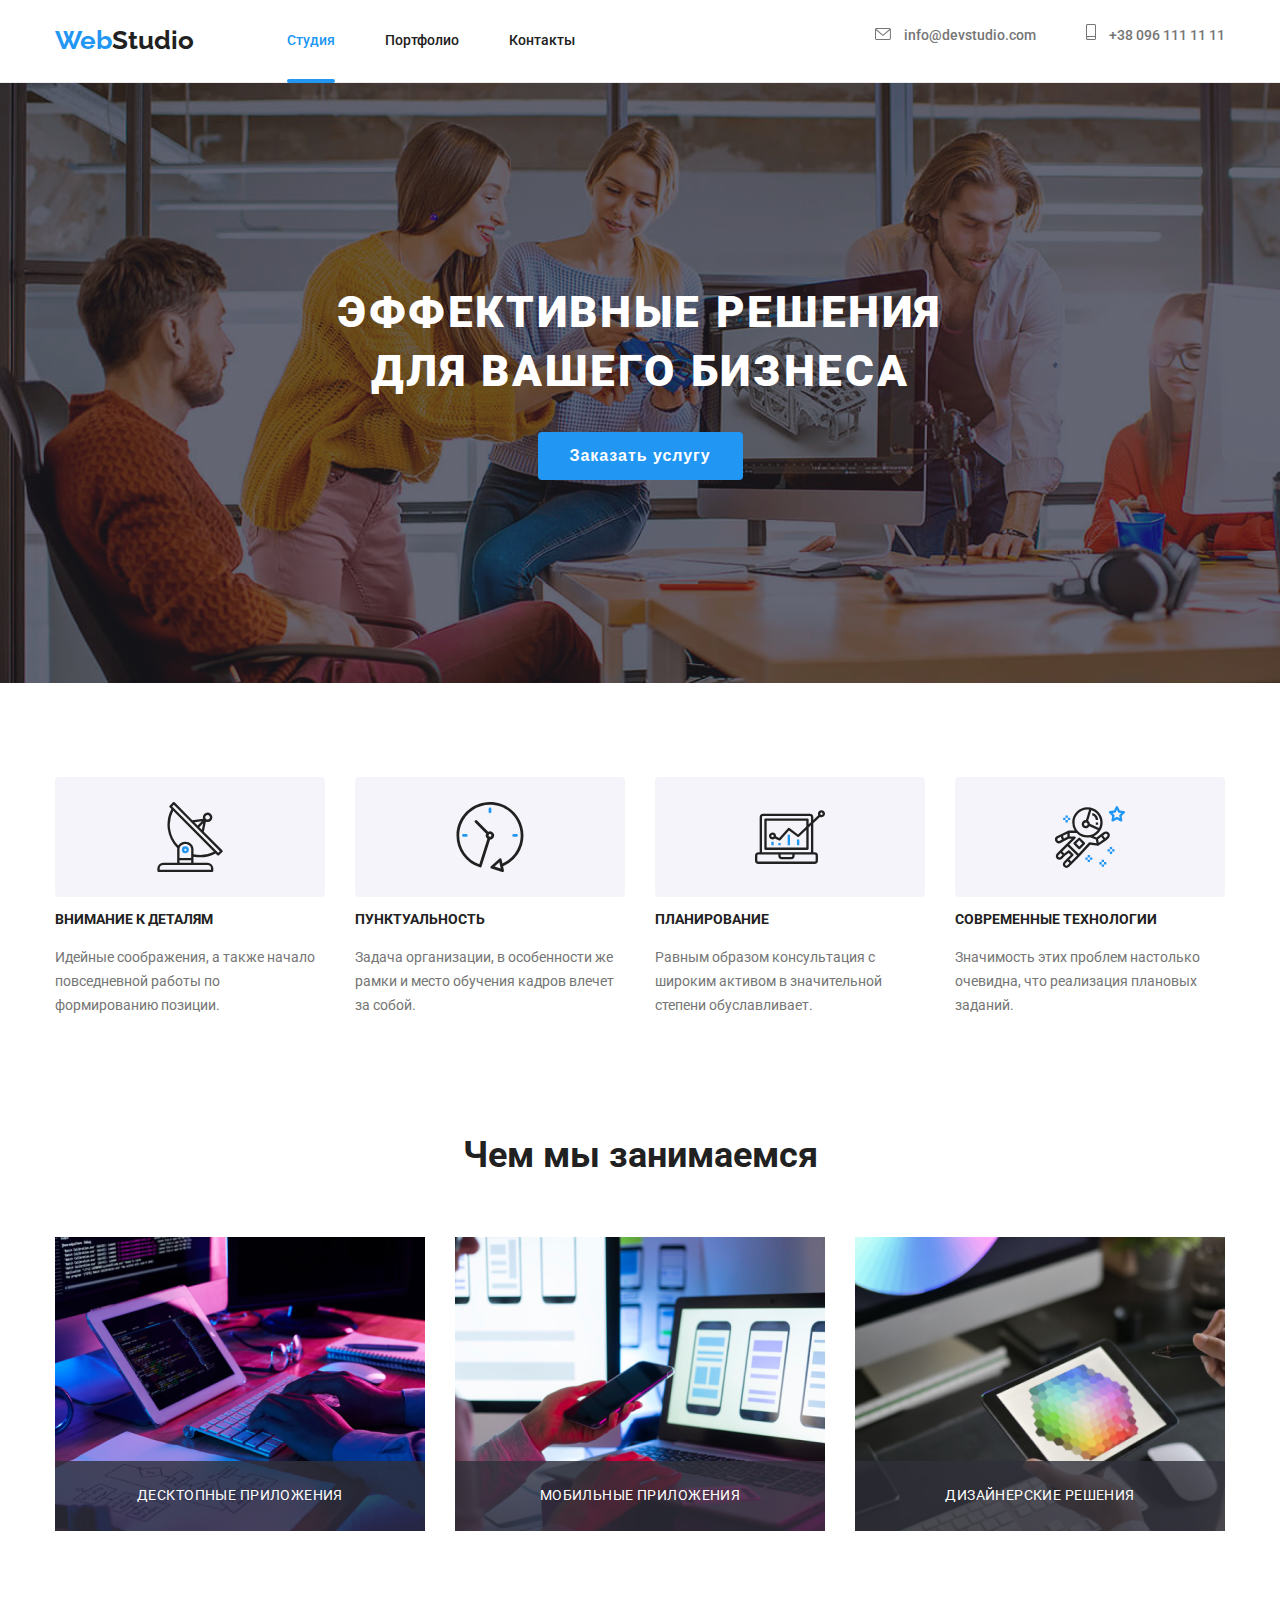
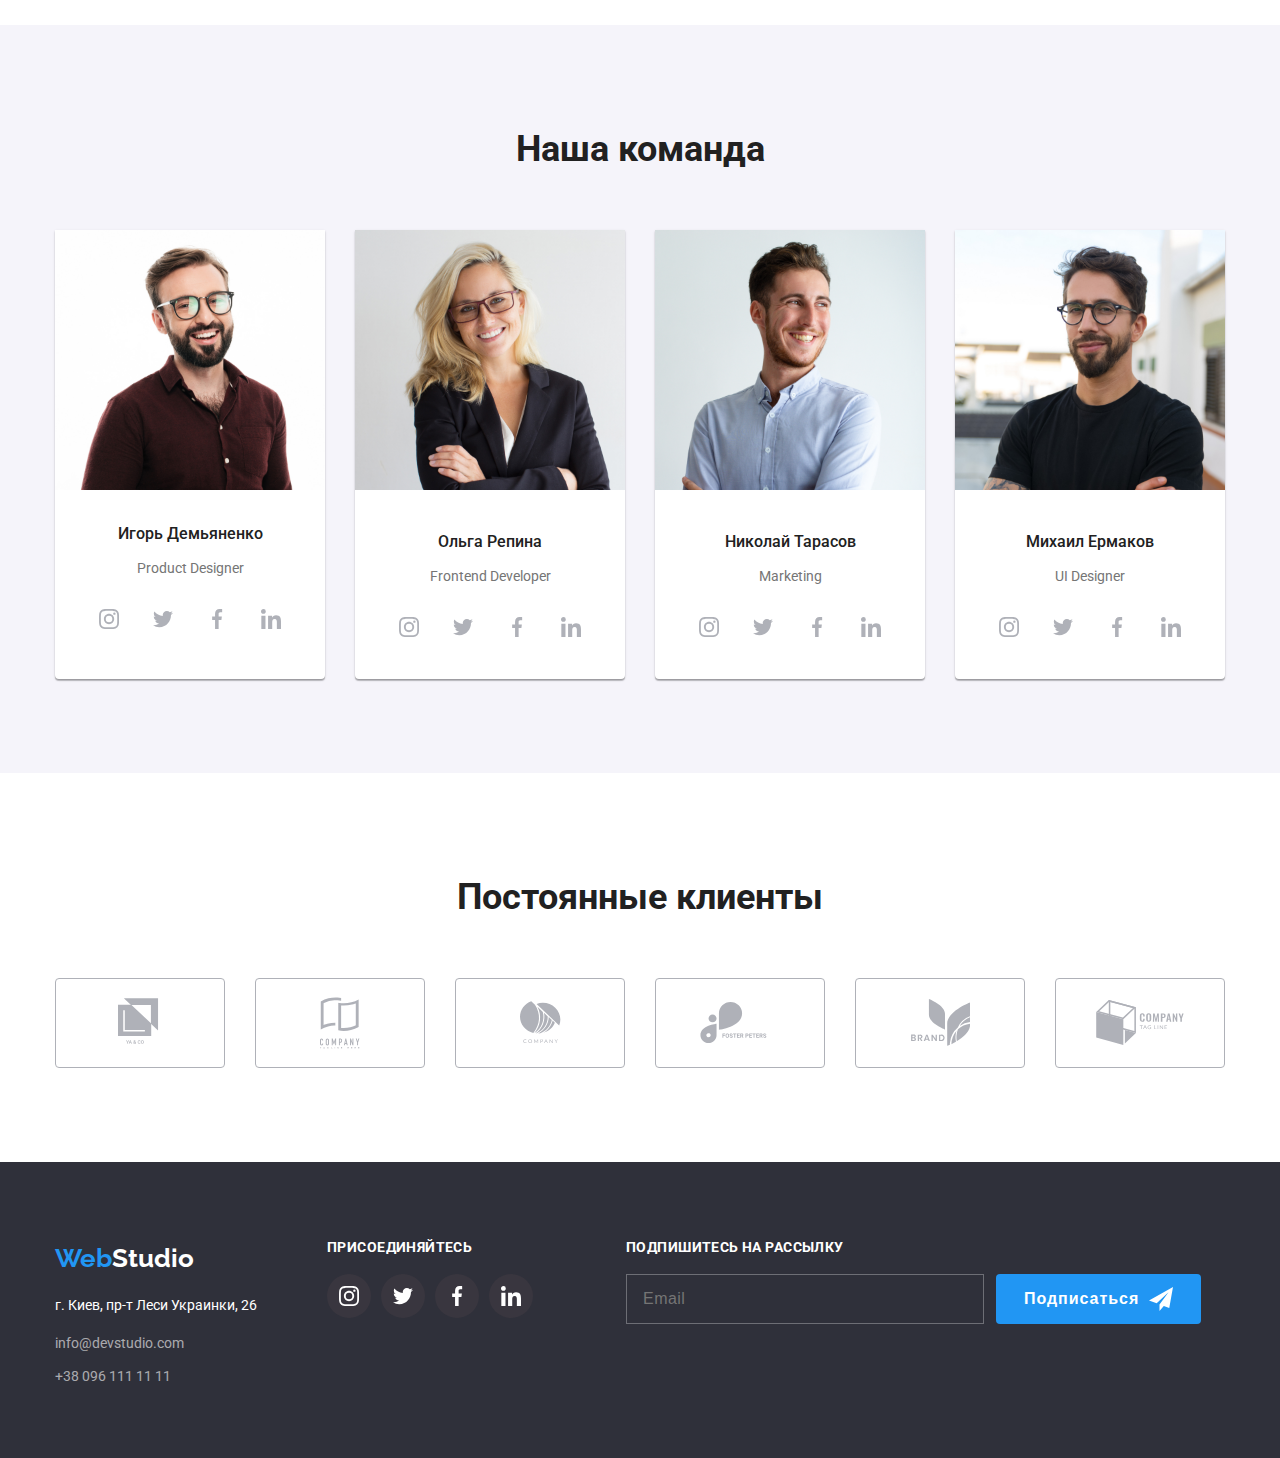
<file: index.html>
<!DOCTYPE html>
<html lang="ru">
<head>
    <meta charset="UTF-8">
    <meta name="viewport" content="width=!, initial-scale=1.0">
    <title>WebStudio</title>
     <link rel="preconnect" href="https://fonts.gstatic.com">
    <link
        href="https://fonts.googleapis.com/css2?family=Oleo+Script:wght@400;700&family=Raleway:wght@700&family=Roboto:wght@400;500;700;900&display=swap"
        rel="stylesheet">
    <link href="https://cdnjs.cloudflare.com/ajax/libs/modern-normalize/1.0.0/modern-normalize.min.css" rel="">
    <link rel="stylesheet" href="./css/main.min.css">
</head>
<body>
 <header> 
     <div class="container container__header"><nav class="navigation">
        <a href="#main" class="logo"> <p class="logo-text"><span class="logo--accent">Web</span>Studio</p> </a>
        <ul class="navigation__list list">
            <li class="navigation__item"> <a class="navigation__link navigation__link--current" href=./index.html>Студия</a></li>
            <li class="navigation__item"><a class="navigation__link" href="./portfolio.html ">Портфолио</a></li>
            <li class="navigation__item"><a class="navigation__link" href=" ">Контакты</a></li>
        </ul>
    </nav>
    <ul class="contact list">
        <li class="contact__item"> <a class="contact__link" href="mailto:info@devstudio.com">
            <svg class="icon-envelope">
                <use href="./images/icons.svg#icon-envelope"> </use>
            </svg>
            info@devstudio.com </a></li>
        <li class="contact__item"> <a class="contact__link" href="tel:+380961111111">
            <svg class="icon-phone">
            <use href="./images/icons.svg#icon-smartphone"> </use>
        </svg>
            +38 096 111 11 11</a></li>
    </ul></div>
 </header>
 <main id="main">
      <section class="hero-section">
          <div class="container">
             <div class="backdrop is-hidden" data-modal>
            <div class="modal" >
        <button data-modal-close class="modal-close"> <svg class="icon-close">
            <use href="./images/icons.svg#icon-close"> </use>
        </svg> 
    </button>
    <h2>
        Оставьте свои данные, мы вам перезвоним
    </h2>
    <label class="modal-input-list">
        <span class="modal-text"> Имя </span>
          </label>
        <div class="modal-input-group">
            <input type="text" name="name" class="modal-input-item">
            <svg class="modal-input-icon">
                <use href="./images/icons.svg#person-black"></use>
            </svg>
        </div>
    <label class="modal-input-list">
        <span class="modal-text"> Телефон </span>
        </label>
        <div class="modal-input-group"> 
            <input type="tel" name="phone_number" class="modal-input-item">
            <svg class="modal-input-icon">
                <use href="./images/icons.svg#phone-black"></use>
            </svg>
        </div>
    
    <label class="modal-input-list">
        <span class="modal-text"> Почта </span>
            </label>
        <div class="modal-input-group"> <input type="email" name="email" class="modal-input-item">
            <svg class="modal-input-icon">
                <use href="./images/icons.svg#email-black"></use>
            </svg>
        </div>
    
    <label class="modal-input-list">
        <span class="modal-text"> Комментарий </span>
         <textarea name="comments" class="modal-comments" placeholder="Введите текст" ></textarea>
            </label>
               <label class="modal-input-group check">
                <input type="checkbox" name="agreement" class="checkbox-agreement" >
                <span class="agreement-icon-checked"></span>
                <svg class="modal-agreement-icon">
                <use href="./images/icons.svg#check"></use>
                </svg>
           <span class="agreement-text"> Соглашаюсь с рассылкой и принимаю <a> Условия договора </a> </span>
        
    </label>
    <button type="submit" class="button send-button">
        Отправить
    </button>
</div>
 </div>
</div>
            <h1 class="hero-section__title">Эффективные решения <br> для вашего бизнеса </h1>
            <button type="submit" data-modal-open class="button hero-section__button">Заказать услугу </button>
        
      </section>
      <section>
        <div class="container">
          <ul class="features-list list">
              <li class="features-list__item">
                  <div class="features-list__icon-background">
                <svg class="features-list__icon">
                    <use href="./images/icons.svg#icon-antenna"> </use> 
                </svg> </div>
                  <h2 class="features-list__title">Внимание к деталям</h2>
                  <p class="features-list__text">Идейные соображения, а также начало повседневной работы по формированию позиции. </p>
              </li>
            <li class="features-list__item">
                <div class="features-list__icon-background">
                    <svg class="features-list__icon">
                        <use href="./images/icons.svg#icon-clock"> </use>
                    </svg>
                </div>
                <h2 class="features-list__title">Пунктуальность</h2>
                <p class="features-list__text">Задача организации, в особенности же рамки и место обучения кадров влечет за собой. </p>
            </li >
            <li class="features-list__item">
                <div class="features-list__icon-background">
                    <svg class="features-list__icon">
                        <use href="./images/icons.svg#icon-diagram"> </use>
                    </svg>
                </div>
                <h2 class="features-list__title">Планирование</h2>
                <p class="features-list__text">Равным образом консультация с широким активом в значительной степени обуславливает.</p>
            </li>
            <li class="features-list__item">
                <div class="features-list__icon-background">
                    <svg class="features-list__icon">
                        <use href="./images/icons.svg#icon-astronaut"> </use>
                    </svg>
                </div>
                <h2 class="features-list__title">Современные технологии</h2>
                <p class="features-list__text">Значимость этих проблем настолько очевидна, что реализация плановых заданий. </p>
            </li>
          </ul>
          </div>
        </section>
          <section class="our-activity">
            <div class="container">
          <h1 class="gereral-section-title">Чем мы занимаемся</h1>
          <ul class="our-activity__list list">
              <li class="our-activity__item"> 
                  <img width="370" src="./images/whatwedo1.png" alt="whatwedo1" class="our-activity__picture">
                  <div class="our-activity__overlay">
                      <p class="our-activity__overlay-text">Десктопные приложения</p>
                  </div>
             </li>
            <li class="our-activity__item">
                <img width="370" src="./images/whatwedo2.png" alt="whatwedo2" class="our-activity__picture">
                <div class="our-activity__overlay">
                    <p class="our-activity__overlay-text">Мобильные приложения</p>
                </div>
            </li>
            <li class="our-activity__item">
                <img width="370" src="./images/whatwedo3.png" alt="whatwedo3" class="our-activity__picture">
                <div class="our-activity__overlay">
                    <p class="our-activity__overlay-text">Дизайнерские решения</p>
                </div>
            </li>

          </ul>
        </div>
      </section>
    <section class="team-section">
    <div class="container our-team">
    <h2 class="gereral-section-title">Наша команда</h2>
    <ul class="our-team__list list">
        <li class="our-team__item">
            <img class="our-team__picture" src="./images/igor1.jpg" width="270" alt="whatwedo2">
            <h3 class="our-team__title">Игорь Демьяненко</h3>
            <p class="our-team__text">Product Designer</p>   
            <ul class="social-icons list">
                <li>
                    <a href="" class="social-icons__link"> <svg class="social-icons__icon">
                            <use href="./images/icons.svg#icon-instagram"></use>
                        </svg>
                    </a>
                </li>
                <li>
                    <a href="" class="social-icons__link"> <svg class="social-icons__icon">
                            <use href="./images/icons.svg#icon-twitter"></use>
                        </svg>
                    </a>
                </li>
                <li>
                    <a href="" class="social-icons__link"> <svg class="social-icons__icon">
                            <use href="./images/icons.svg#icon-facebook"></use>
                        </svg>
                    </a>
                </li>
                <li>
                    <a href="" class="social-icons__link"> <svg class="social-icons__icon">
                            <use href="./images/icons.svg#icon-linkedin"></use>
                        </svg>
                    </a>
                </li>
            </ul>
        </li>
        <li class="our-team__item">
            <img src="./images/olga_2.jpg" width="270" alt="Olga_2">
            <h3 class="our-team__title">Ольга Репина</h3>
            <p class="our-team__text">Frontend Developer</p>
            <ul class="social-icons list">
                <li>
                    <a href="" class="social-icons__link"> <svg class="social-icons__icon">
                            <use href="./images/icons.svg#icon-instagram"></use>
                        </svg>
                    </a>
                </li>
                <li>
                    <a href="" class="social-icons__link"> <svg class="social-icons__icon">
                            <use href="./images/icons.svg#icon-twitter"></use>
                        </svg>
                    </a>
                </li>
                <li>
                    <a href="" class="social-icons__link"> <svg class="social-icons__icon">
                            <use href="./images/icons.svg#icon-facebook"></use>
                        </svg>
                    </a>
                </li>
                <li>
                    <a href="" class="social-icons__link"> <svg class="social-icons__icon">
                            <use href="./images/icons.svg#icon-linkedin"></use>
                        </svg>
                    </a>
                </li>
            </ul>
        </li>
        <li class="our-team__item">
            <img src="./images/nikolay_3.jpg" width="270" alt="Nikolay_3">
            <h3 class="our-team__title">Николай Тарасов</h3>
            <p class="our-team__text">Marketing</p>
            <ul class="social-icons list">
                <li>
                    <a href="" class="social-icons__link"> <svg class="social-icons__icon">
                            <use href="./images/icons.svg#icon-instagram"></use>
                        </svg>
                    </a>
                </li>
                <li>
                    <a href="" class="social-icons__link"> <svg class="social-icons__icon">
                            <use href="./images/icons.svg#icon-twitter"></use>
                        </svg>
                    </a>
                </li>
                <li>
                    <a href="" class="social-icons__link"> <svg class="social-icons__icon">
                            <use href="./images/icons.svg#icon-facebook"></use>
                        </svg>
                    </a>
                </li>
                <li>
                    <a href="" class="social-icons__link"> <svg class="social-icons__icon">
                            <use href="./images/icons.svg#icon-linkedin"></use>
                        </svg>
                    </a>
                </li>
            </ul>
        </li>
        <li class="our-team__item">
            <img src="./images/mihail_4.jpg" width="270" alt="Mihail_4">
            <h3 class="our-team__title">Михаил Ермаков</h3>
            <p class="our-team__text">UI Designer</p>
            <ul class="social-icons list">
                <li>
                    <a href="" class="social-icons__link"> <svg class="social-icons__icon">
                            <use href="./images/icons.svg#icon-instagram"></use>
                        </svg>
                    </a>
                </li>
                <li>
                    <a href="" class="social-icons__link"> <svg class="social-icons__icon">
                            <use href="./images/icons.svg#icon-twitter"></use>
                        </svg>
                    </a>
                </li>
                <li>
                    <a href="" class="social-icons__link"> <svg class="social-icons__icon">
                            <use href="./images/icons.svg#icon-facebook"></use>
                        </svg>
                    </a>
                </li>
                <li>
                    <a href="" class="social-icons__link"> <svg class="social-icons__icon">
                            <use href="./images/icons.svg#icon-linkedin"></use>
                        </svg>
                    </a>
                </li>
            </ul>
        </li>
    </ul>
    </div>
    </section>
    <section>
        <div class="container">
            <h2 class="gereral-section-title">Постоянные клиенты</h2>
            <ul class="clients-list list">
                <li class="clients-list__items list">
                    <a href="" class="clients-list__link">
                    <svg class="icon-logo-1" >
                        <use href="./images/icons.svg#icon-logo-1" >
                                
                        </use>
                    </svg>
                    </a>
                   </li>
                <li class="clients-list__items list">
                        <a href="" class="clients-list__link">
                    <svg class="icon-logo-2">
                        <use href="./images/icons.svg#icon-logo-2">
                
                        </use>
                    </svg>
                </a>
                </li>
                <li class="clients-list__items list">
                    <a href="" class="clients-list__link">
                    <svg class="icon-logo-3">
                        <use href="./images/icons.svg#icon-logo-3">
                
                        </use>
                    </svg>
                </a>
                </li>
                <li class="clients-list__items list">
                    <a href="" class="clients-list__link">
                    <svg class="icon-logo-4">
                        <use href="./images/icons.svg#icon-logo-4">
                
                        </use>
                    </svg>
                </a>
                </li>
                <li class="clients-list__items list">
                    <a href="" class="clients-list__link">
                    <svg class="icon-logo-5">
                        <use href="./images/icons.svg#icon-logo-5">
                
                        </use>
                    </svg>
                </a>
                </li>
                <li class="clients-list__items list">
                    <a href="" class="clients-list__link">
                    <svg class="icon-logo-6">
                        <use href="./images/icons.svg#icon-logo-6">
                
                        </use>
                    </svg>
                </a>
                </li>
            </ul>
        </div>
    </section>
</main>
   <footer class="footer">
    <div class="container footer-container">
    <address class="address" id="contacts">
    <p class="logo__footer"> <a href="#main" class="logo--inverse"> <span class="logo--accent">Web</span>Studio </a></p>
           <p class="address__info">г. Киев, пр-т Леси Украинки, 26</p>
           
        <ul class="address__list list">
           <li class="address__item"> <a class="address__link" href="mailto:info@devstudio.com">info@devstudio.com</a></li>
            <li class="address__item"> <a class="address__link" href="tel:+380961111111">+38 096 111 11 11</a></li>
        </ul>
        </address>


        <div class="footer-comunication">
        <div class="join-us">
            <h3 class="footer-caprion">присоединяйтесь</h3>
        <ul class="join-us__list list">
            <li class="join-us__items">
                <a href="" class="join-us__link">
                <svg class="join-us__social-icon">
                    <use href="./images/icons.svg#icon-instagram"></use>
                </svg>
                </a>
            </li>
            <li class="join-us__items">
                <a href="" class="join-us__link">
                <svg class="join-us__social-icon">
                    <use href="./images/icons.svg#icon-twitter"></use>
                </svg>
                </a>
            </li>
            <li class="join-us__items">
                <a href="" class="join-us__link">
                <svg class="join-us__social-icon">
                    <use href="./images/icons.svg#icon-facebook"></use>
                </svg>
                </a>
            </li>
            <li class="join-us__items">
                <a href="" class="join-us__link">
                <svg class="join-us__social-icon">
                    <use href="./images/icons.svg#icon-linkedin"></use>
                </svg>
                </a>
            </li>
        </ul>
        </div>
        <div role="group" class="footer-form">
        <h3 class="footer-caprion">Подпишитесь на рассылку</h3>
            <form name="signup_form" class="signup-form">
                <label>
                    <input type="email" name="email" placeholder="Email" class="signup-form_email-input" />
                </label>
                <button type="submit" class="button submit-button">
                    Подписаться
                    <svg class="icon-send">
                        <use href="./images/icons.svg#icon-send"></use>
                    </svg>
                </button>
            </form>
        </div>
        
        </div>
    
    </div>
    </footer>
    <script src="./js/modal.js"></script>
</body>
</html>
</file>
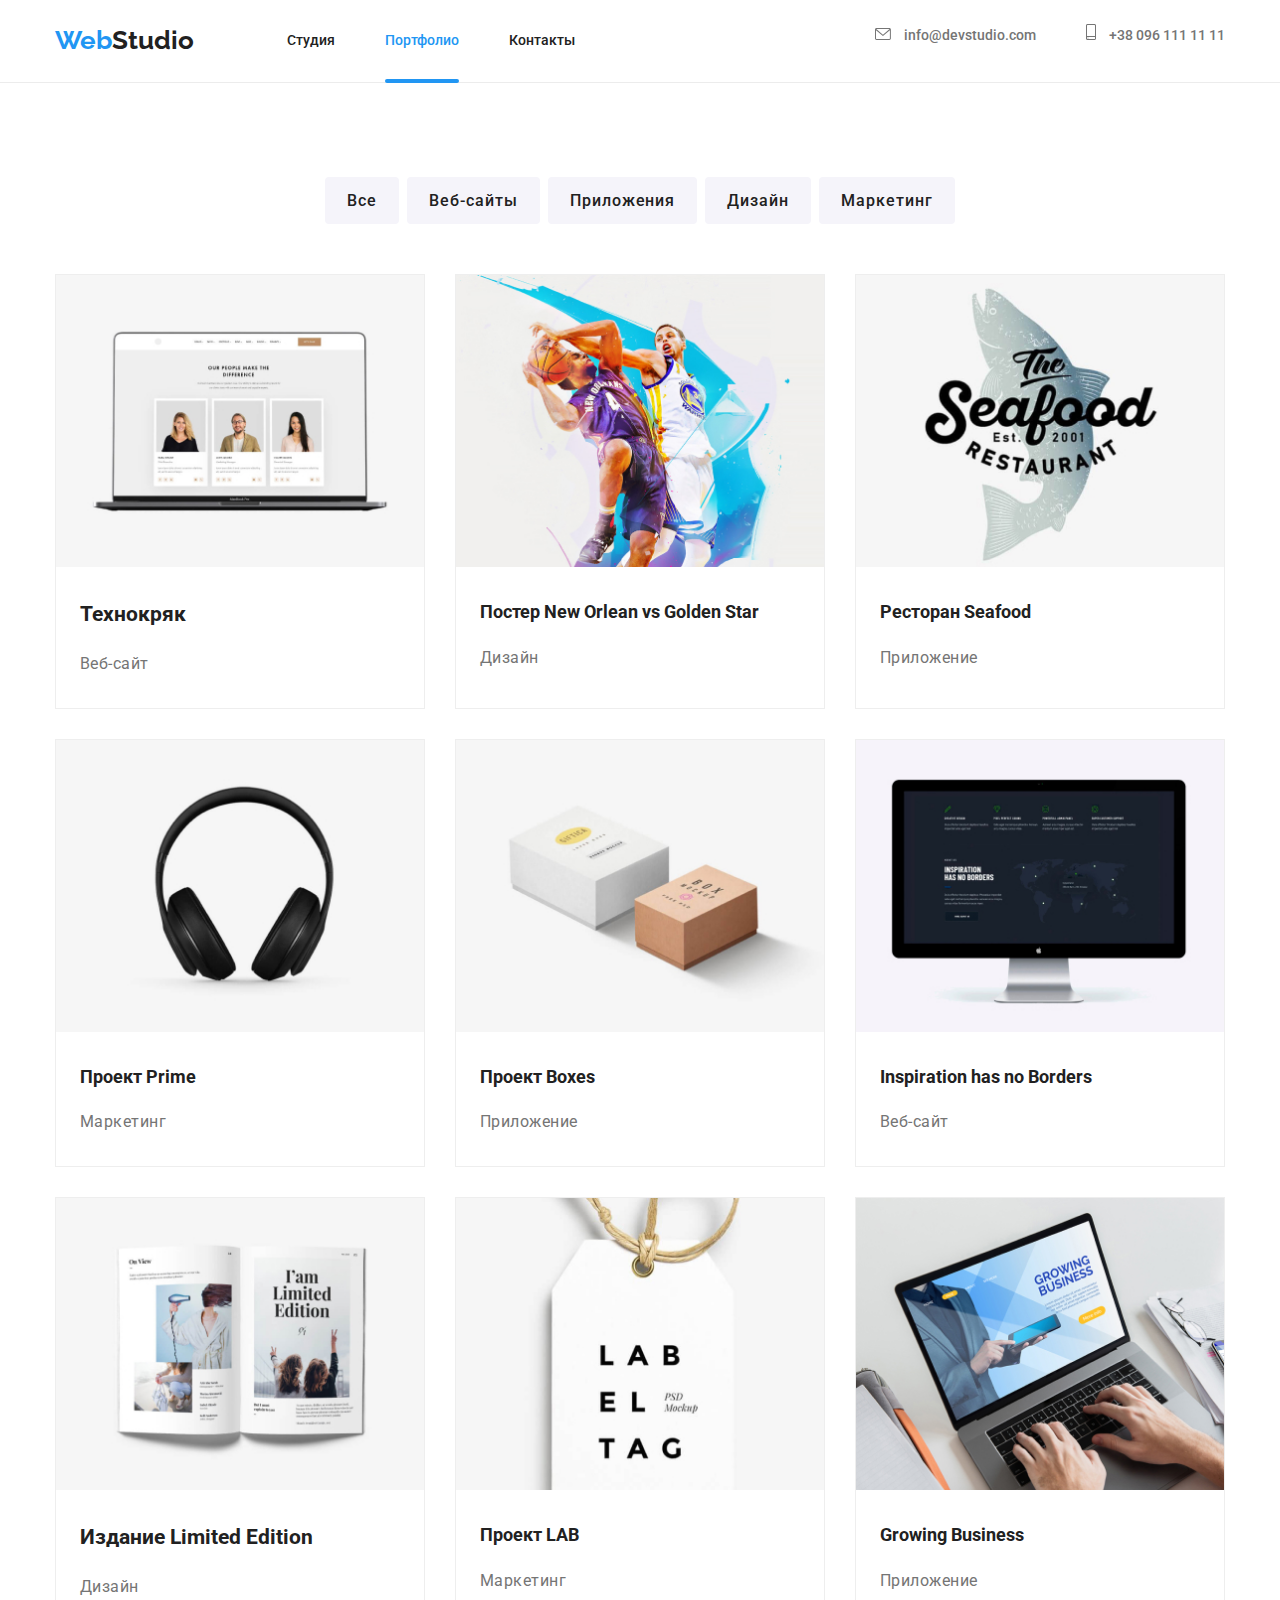
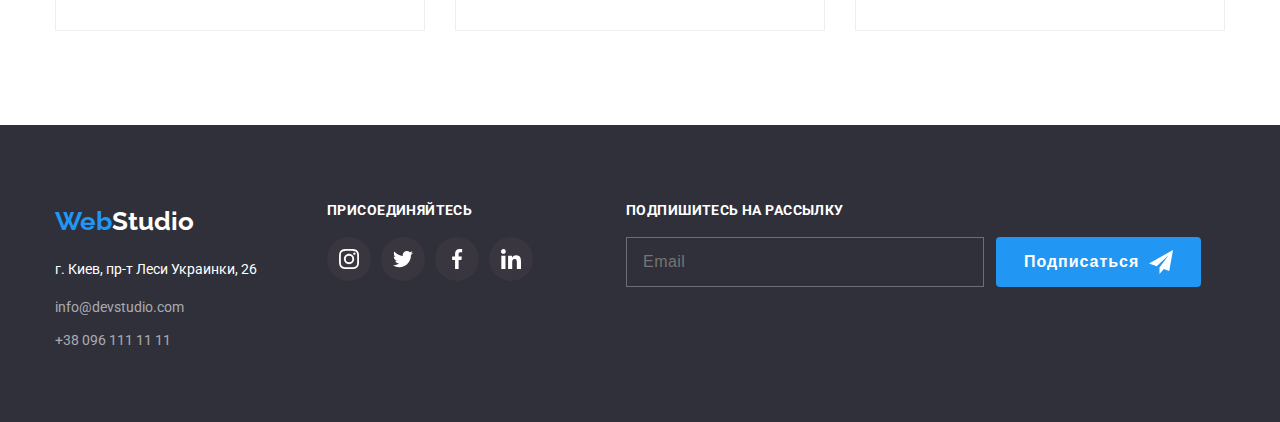
<file: portfolio.html>
<!DOCTYPE html>
<html lang="ru">

<head>
    <meta charset="UTF-8">
    <meta name="viewport" content="width=!, initial-scale=1.0">
    <title>Portfolio</title>
    <link href="https://fonts.googleapis.com/css2?family=Raleway:wght@700&family=Roboto:wght@400;500;700;900&display=swap"
        rel="stylesheet">
        <link href="https://cdnjs.cloudflare.com/ajax/libs/modern-normalize/1.0.0/modern-normalize.min.css">
        <link rel="stylesheet" href="./css/main.min.css">
</head>

<body>
    <header>
        <div class="container container__header">
            <nav class="navigation">
                <a href="#main" class="logo">
                    <p class="logo-text"><span class="logo--accent">Web</span>Studio</p>
                </a>
                <ul class="navigation__list list">
                    <li class="navigation__item"> <a class="navigation__link"
                            href=./index.html>Студия</a></li>
                    <li class="navigation__item"><a class="navigation__link navigation__link--current" href="./portfolio.html ">Портфолио</a></li>
                    <li class="navigation__item"><a class="navigation__link" href=" ">Контакты</a></li>
                </ul>
            </nav>
            <ul class="contact list">
                <li class="contact__item"> <a class="contact__link" href="mailto:info@devstudio.com">
                        <svg class="icon-envelope">
                            <use href="./images/icons.svg#icon-envelope"> </use>
                        </svg>
                        info@devstudio.com </a></li>
                <li class="contact__item"> <a class="contact__link" href="tel:+380961111111">
                        <svg class="icon-phone">
                            <use href="./images/icons.svg#icon-smartphone"> </use>
                        </svg>
                        +38 096 111 11 11</a></li>
            </ul>
        </div>
    </header>

    <main id="main">

        <section class="portfolio">
            <div class="container">
            <h1 class="visually-hidden">Портфолио работ</h1>
                <ul class="portfolio__button-list list"> 
                <li class="portfolio__button-items"> <a class="button portfolio__button" href=""> Все </a> </li>
                <li class="portfolio__button-items"> <a class="button portfolio__button" href=""> Веб-сайты </a> </li>
                <li class="portfolio__button-items"> <a class="button portfolio__button" href=""> Приложения </a> </li>
                <li class="portfolio__button-items"> <a class="button portfolio__button" href=""> Дизайн </a> </li>
                <li class="portfolio__button-items"> <a class="button portfolio__button" href=""> Маркетинг </a> </li>
            </ul>
            <!-- Сетка карточек -->
            <ul class="card-grid list">
                <li class="card-grid__item"> 
                    <article class="card">
                        <div class="product-thumb">
                    <img width="370" src="./images/portfolio_1.jpg" alt="technokryak" class="card-grid__picture">
                    <div class="card-overlay">
                        <p class="card-overlay-text">Технокряк это современная площадка распространения коронавируса. Компании используют эту платформу для цифрового
                        шпионажа и атак на защищённые сервера конкурентов.</p>
                    </div>
                    </div>
                    <div class="card-text"><h2 class="portfolio-item-title">Технокряк</h2>
                    <p class="card-grid__text">Веб-сайт</p> </div>
                    </article>
                </li>
                <li class="card-grid__item">
                <article class="card">
                    
                    <div class="product-thumb">
                    <img width="370" src="./images/portfolio_2.jpg" alt="Poster New Orlean vs Golden Star" class="card-grid__picture">
                    <div class="card-overlay">
                        <p class="card-overlay-text">Технокряк это современная площадка распространения коронавируса. Компании используют эту платформу для цифрового
                            шпионажа и атак на защищённые сервера конкурентов.</p>
                    </div>
                    </div>
                    <div class="card-text"><h2 class="card-grid__title">Постер New Orlean vs Golden Star</h2>
                    <p class="card-grid__text">Дизайн</p>     </div>    
                    </article>
                </li>
                <li class="card-grid__item"> 
                    <article class="card">
                        <div class="product-thumb">
                            <img width="370" src="./images/portfolio_3.jpg" alt="Ресторан Seafood" class="card-grid__picture">
                            <div class="card-overlay">
                                <p class="card-overlay-text">Технокряк это современная площадка распространения коронавируса. Компании используют эту платформу для
                                    цифрового
                                    шпионажа и атак на защищённые сервера конкурентов.</p>
                            </div>
                        </div>
                    <div class="card-text"><h2 class="card-grid__title">Ресторан Seafood</h2>
                    <p class="card-grid__text">Приложение</p> </div>
                    </article>
                </li>
                <li class="card-grid__item"> 
                <article class="card">
    
                    <div class="product-thumb">
                        <img width="370" src="./images/portfolio_4.jpg" alt="Проект Prime" class="card-grid__picture">
                        <div class="card-overlay">
                            <p class="card-overlay-text">Технокряк это современная площадка распространения коронавируса. Компании используют эту платформу для
                                цифрового
                                шпионажа и атак на защищённые сервера конкурентов.</p>
                        </div>
                    </div>
                   <div class="card-text"> <h2 class="card-grid__title">Проект Prime</h2>
                    <p class="card-grid__text">Маркетинг</p> </div>
                    </article>
                </li>
                <li class="card-grid__item"> 
                <article class="card">
                    <div class="product-thumb">
                        <img width="370" src="./images/portfolio_5.jpg" alt="Проект Boxes" class="card-grid__picture">
                        <div class="card-overlay">
                            <p class="card-overlay-text">Технокряк это современная площадка распространения коронавируса. Компании используют эту платформу для
                                цифрового
                                шпионажа и атак на защищённые сервера конкурентов.</p>
                        </div>
                    </div>
                   <div class="card-text"> <h2 class="card-grid__title">Проект Boxes</h2>
                    <p class="card-grid__text">Приложение</p> </div>
                    </article>
                </li>
                <li class="card-grid__item"> 
                <article class="card">
                    <div class="product-thumb">
                        <img width="370" src="./images/portfolio_6.jpg" alt="Inspiration has no Borders" class="card-grid__picture">
                        <div class="card-overlay">
                            <p class="card-overlay-text">Технокряк это современная площадка распространения коронавируса. Компании используют эту платформу для
                                цифрового
                                шпионажа и атак на защищённые сервера конкурентов.</p>
                        </div>
                    </div>
                   <div class="card-text"> <h2 class="card-grid__title">Inspiration has no Borders</h2>
                    <p class="card-grid__text">Веб-сайт</p> </div>
                    </article>
                </li>
                <li class="card-grid__item">
                <article class="card">
                    
                    <div class="product-thumb">
                        <img width="370" src="./images/portfolio_7.jpg" alt="Издание Limited Edition" class="card-grid__picture">
                        <div class="card-overlay">
                            <p class="card-overlay-text">Технокряк это современная площадка распространения коронавируса. Компании используют эту платформу для
                                цифрового
                                шпионажа и атак на защищённые сервера конкурентов.</p>
                        </div> </div>
                   <div class="card-text"> <h2 class="portfolio-item-title">Издание Limited Edition</h2>
                    <p class="card-grid__text">Дизайн</p>  </div>
                    </article>
                </li>
                <li class="card-grid__item">
                    <article class="card">
                    
                    <div class="product-thumb">
                        <img width="370" src="./images/portfolio_8.jpg" alt="Проект LAB" class="card-grid__picture">
                        <div class="card-overlay">
                            <p class="card-overlay-text">Технокряк это современная площадка распространения коронавируса. Компании используют эту платформу для
                                цифрового
                                шпионажа и атак на защищённые сервера конкурентов.</p>
                        </div> </div>
                   <div class="card-text"> <h2 class="card-grid__title">Проект LAB</h2>
                    <p class="card-grid__text">Маркетинг</p> </div>
                    </article>
                </li>
                <li class="card-grid__item">
                    <article class="card">
                    
                    <div class="product-thumb">
                        <img width="370" src="./images/portfolio_9.jpg" alt="Growing Business" class="card-grid__picture">
                        <div class="card-overlay">
                            <p class="card-overlay-text">Технокряк это современная площадка распространения коронавируса. Компании используют эту платформу для
                                цифрового
                                шпионажа и атак на защищённые сервера конкурентов.</p>
                        </div> </div>
                   <div class="card-text"> <h2 class="card-grid__title">Growing Business</h2>
                    <p class="card-grid__text">Приложение</p> </div>
                    </article>
                </li>
            </ul>
            </div>
        </section>
  
    </main>


    <footer class="footer">
        <div class="container footer-container">
            <address class="address" id="contacts">
                <p class="logo__footer"> <a href="#main" class="logo--inverse"> <span class="logo--accent">Web</span>Studio
                    </a></p>
                <p class="address__info">г. Киев, пр-т Леси Украинки, 26</p>
    
                <ul class="address__list list">
                    <li class="address__item"> <a class="address__link"
                            href="mailto:info@devstudio.com">info@devstudio.com</a></li>
                    <li class="address__item"> <a class="address__link" href="tel:+380961111111">+38 096 111 11 11</a></li>
                </ul>
            </address>
    
    
            <div class="footer-comunication">
                <div class="join-us">
                    <h3 class="footer-caprion">присоединяйтесь</h3>
                    <ul class="join-us__list list">
                        <li class="join-us__items">
                            <a href="" class="join-us__link">
                                <svg class="join-us__social-icon">
                                    <use href="./images/icons.svg#icon-instagram"></use>
                                </svg>
                            </a>
                        </li>
                        <li class="join-us__items">
                            <a href="" class="join-us__link">
                                <svg class="join-us__social-icon">
                                    <use href="./images/icons.svg#icon-twitter"></use>
                                </svg>
                            </a>
                        </li>
                        <li class="join-us__items">
                            <a href="" class="join-us__link">
                                <svg class="join-us__social-icon">
                                    <use href="./images/icons.svg#icon-facebook"></use>
                                </svg>
                            </a>
                        </li>
                        <li class="join-us__items">
                            <a href="" class="join-us__link">
                                <svg class="join-us__social-icon">
                                    <use href="./images/icons.svg#icon-linkedin"></use>
                                </svg>
                            </a>
                        </li>
                    </ul>
                </div>
                <div role="group" class="footer-form">
                    <h3 class="footer-caprion">Подпишитесь на рассылку</h3>
                    <form name="signup_form" class="signup-form">
                        <label>
                            <input type="email" name="email" placeholder="Email" class="signup-form_email-input" />
                        </label>
                        <button type="submit" class="button submit-button">
                            Подписаться
                            <svg class="icon-send">
                                <use href="./images/icons.svg#icon-send"></use>
                            </svg>
                        </button>
                    </form>
                </div>
    
            </div>
    
        </div>
    </footer>
</body>

</html>
</file>
<file: css/main.min.css>
:root{--black-color: #212121;--brand-color: #2196f3;--second-color: #757575;--white-color: #ffffff;--transparent: rgba(148, 110, 110, 0.1);--button-color: #f5f4fa;--icon-color: #afb1b8;--set-gap: 30px;--timing-function: cubic-bezier(0.4, 0, 0.2, 1)}.visually-hidden{position:absolute;width:1px;height:1px;margin:-1px;border:0;padding:0;white-space:nowrap;-webkit-clip-path:inset(100%);clip-path:inset(100%);clip:rect(0 0 0 0);overflow:hidden}*,*::before,*::after{-webkit-box-sizing:border-box;box-sizing:border-box}body{color:var(--black-color);font-family:Roboto, sans-serif;font-style:normal;font-weight:400;font-size:14px;line-height:1.7;margin:0;padding:0}.list{padding:0;margin:0;list-style:none}.gereral-section-title{font-weight:700;font-size:36px;text-align:center;margin-top:0px;margin-bottom:50px;padding-top:94px}.logo{font-size:26px;font-family:Raleway, sans-serif;font-weight:700;text-decoration:none;color:var(--black-color);margin-right:93px}.logo__text{margin:0}.logo--accent{color:var(--brand-color);font-weight:700}.logo--inverse{font-size:26px;font-family:Raleway, sans-serif;font-weight:700;text-decoration:none;color:var(--white-color)}.logo .logo__footer{margin-top:0px;margin-bottom:20px}.button{font-weight:700;font-size:16px;letter-spacing:0.06em;text-align:center;text-decoration:none}header{min-height:80px;border-bottom:1px solid #ececec}.container{width:1200px;margin:0 auto;padding-left:15px;padding-right:15px}.container__header{display:-webkit-box;display:-ms-flexbox;display:flex;-webkit-box-align:center;-ms-flex-align:center;align-items:center}.icon-envelope{width:16px;height:12px;margin-right:10px;fill:currentColor}.icon-phone{width:10px;height:16px;margin-right:10px;fill:currentColor}.navigation{display:-webkit-box;display:-ms-flexbox;display:flex;-webkit-box-align:center;-ms-flex-align:center;align-items:center;line-height:1.14;min-height:81px}.navigation__list{font-weight:500;color:var(--black-color);display:-webkit-box;display:-ms-flexbox;display:flex;-webkit-box-pack:center;-ms-flex-pack:center;justify-content:center}.navigation__item:not(:last-child){margin-right:50px}.navigation__link{display:block;color:var(--black-color);text-decoration:none;-webkit-transition:250ms var(--timing-function);transition:250ms var(--timing-function)}.navigation__link:hover,.navigation__link:focus{color:var(--brand-color)}.navigation__link--current{color:var(--brand-color);position:relative}.navigation__link--current::after{content:'';display:inline-block;height:4px;width:100%;border-radius:2px;background-color:var(--brand-color);position:absolute;left:0;bottom:-34px}.contact{font-weight:500;font-size:14px;display:-webkit-box;display:-ms-flexbox;display:flex;margin-left:auto;text-decoration:none;color:rgba(255,255,255,0.6)}.contact__list{padding-bottom:60px}.contact__item:not(:last-child){margin-bottom:9px}.contact__item+.contact__item{margin-left:50px}.contact__link{color:var(--second-color);text-decoration:none;-webkit-transition:250ms var(--timing-function);transition:250ms var(--timing-function)}.contact__link:hover,.contact__link:focus{text-decoration:none;color:var(--brand-color)}.footer{background-color:#2f303a}.footer-container{padding-top:60px;display:-webkit-box;display:-ms-flexbox;display:flex}.address{color:var(--white-color);font-size:14px;line-height:1.71;margin-top:0;margin-bottom:9px;font-style:normal}.address__list{padding-bottom:60px}.address__link{text-decoration:none;color:rgba(255,255,255,0.6)}.address__item:not(:last-child){margin-bottom:9px}.footer-comunication{display:-webkit-box;display:-ms-flexbox;display:flex}.footer-caprion{color:var(--white-color);font-weight:700;font-size:14px;letter-spacing:0.03em;text-transform:uppercase}.join-us{margin-left:70px}.join-us__list{display:-webkit-box;display:-ms-flexbox;display:flex;color:var(--white-color)}.join-us__items{line-height:0}.join-us__items:not(:last-child){margin-right:10px}.join-us__link{display:-webkit-box;display:-ms-flexbox;display:flex;-webkit-box-pack:center;-ms-flex-pack:center;justify-content:center;-webkit-box-align:center;-ms-flex-align:center;align-items:center;color:var(--white-color);width:44px;height:44px;background-color:var(--transparent);border-radius:22px;-webkit-transition:250ms var(--timing-function);transition:250ms var(--timing-function);transition:250ms var(--timing-function)}.join-us__link:focus,.join-us__link:hover{background-color:var(--brand-color)}.join-us__social-icon{height:20px;width:20px;fill:currentColor}.footer-form{margin-left:93px}.signup-form{display:-webkit-box;display:-ms-flexbox;display:flex}.signup-form_email-input{width:358px;height:50px;border:1px solid rgba(255,255,255,0.3);background-color:transparent;font-size:16px;line-height:1.25;letter-spacing:0.03em;color:rgba(255,255,255,0.6);padding-left:16px}.icon-send{height:24px;width:24px;margin-left:10px}.submit-button{display:-webkit-box;display:-ms-flexbox;display:flex;color:var(--white-color);background-color:var(--brand-color);padding:10px 28px;border-radius:4px;border:0px;margin-left:12px;-webkit-box-align:center;-ms-flex-align:center;align-items:center}.submit-button:focus,.submit-button:hover{cursor:pointer}.hero-section{text-align:center;background-image:-webkit-gradient(linear, left top, right top, from(rgba(47,48,58,0.4)), to(rgba(47,48,58,0.4))),url("../images/hero-background.jpg");background-image:linear-gradient(to right, rgba(47,48,58,0.4), rgba(47,48,58,0.4)),url("../images/hero-background.jpg");background-color:#2f303a;max-width:1600px;min-height:600px;margin-left:auto;margin-right:auto;background-size:cover}.hero-section__title{font-weight:900;font-size:44px;line-height:1.36;letter-spacing:0.06em;color:var(--white-color);text-transform:uppercase;margin-top:0;margin-bottom:30px;padding-top:200px}.hero-section__button{display:inline-block;color:var(--white-color);background-color:var(--brand-color);padding:15px 32px;border-radius:4px;border:0px;margin-bottom:200px}.hero-section__button:focus,.hero-section__button:hover{cursor:pointer}.backdrop{position:fixed;background-color:rgba(0,0,0,0.2);width:100%;height:100%;top:0;left:0;z-index:5;-webkit-transition:250ms var(--timing-function);transition:250ms var(--timing-function)}.backdrop.is-hidden{opacity:0;pointer-events:none}.backdrop{position:fixed;background-color:rgba(0,0,0,0.2);width:100%;height:100%;top:0;left:0;z-index:5;-webkit-transition:opacity 250ms var(--timing-function);transition:opacity 250ms var(--timing-function)}.backdrop.is-hidden{opacity:0;pointer-events:none}.modal{position:absolute;top:50%;left:50%;-webkit-transform:translate(-50%, -50%);transform:translate(-50%, -50%);background-color:var(--white-color);width:528px;min-height:581px;padding:40px;-webkit-box-shadow:0px 1px 3px rgba(0,0,0,0.12),0px 1px 1px rgba(0,0,0,0.14),0px 2px 1px rgba(0,0,0,0.2);box-shadow:0px 1px 3px rgba(0,0,0,0.12),0px 1px 1px rgba(0,0,0,0.14),0px 2px 1px rgba(0,0,0,0.2);border-radius:4px}.modal h2{margin-top:0px;margin-bottom:12px}.modal-close{position:absolute;right:8px;top:8px;background-color:transparent;border:0px}.modal-close:hover,.modal-close:focus{cursor:pointer}.icon-close{width:30px;height:30px}.modal-input-list{display:-webkit-box;display:-ms-flexbox;display:flex;-webkit-box-orient:vertical;-webkit-box-direction:normal;-ms-flex-direction:column;flex-direction:column}.modal-text{font-size:12px;letter-spacing:0.01em;color:#757575;width:400px;margin-bottom:4px;margin-top:0px;text-align:left}.modal-input-list textarea{font-size:14px;font-family:inherit;resize:none}.modal-input-group{display:block;position:relative;margin-bottom:10px}.modal-input-item{display:block;width:448px;height:40px;border:1px solid rgba(33,33,33,0.2);border-radius:4px;padding-left:42px;cursor:pointer;outline:none;height:44px;-webkit-transition:fill 250ms var(--timing-function),border 250ms var(--timing-function);transition:fill 250ms var(--timing-function),border 250ms var(--timing-function)}.modal-input-item:hover,.modal-input-item:focus{border:1px solid var(--brand-color);color:var(--brand-color)}.modal-input-item:hover+.modal-input-icon,.modal-input-item:focus+.modal-input-icon{fill:var(--brand-color)}.modal-comments{display:block;width:448px;height:120px;border:1px solid rgba(33,33,33,0.2);border-radius:4px;padding:12px 16px;outline:none;-webkit-transition:border 250ms var(--timing-function);transition:border 250ms var(--timing-function)}.modal-comments:hover,.modal-comments:focus{border:1px solid var(--brand-color)}.modal-input-icon{position:absolute;display:block;width:18px;height:18px;top:50%;left:12px;-webkit-transform:translate(0, -50%);transform:translate(0, -50%)}.check{margin-top:20px;margin-bottom:30px}.checkbox-agreement{-webkit-appearance:none;-moz-appearance:none;display:block;margin:0}.checkbox-agreement:checked ~ .modal-agreement-icon use{display:none}.checkbox-agreement:checked ~ .agreement-icon-checked{position:absolute;-webkit-transform:translate(0, -50%);transform:translate(0, -50%);top:50%;display:block;height:15px;width:16px;border:2px solid #212121;border-radius:2px;margin-top:0px;margin-bottom:0px;margin-left:12px;padding:0px}.modal-agreement-icon{position:absolute;display:block;left:12px;top:50%;height:15px;width:16px;-webkit-transform:translate(0, -50%);transform:translate(0, -50%);cursor:pointer}.agreement-text{margin-left:7px;margin-top:0;margin-bottom:0}.agreement-text a{color:var(--brand-color)}.send-button{display:inline-block;color:var(--white-color);background-color:var(--brand-color);padding:10px 56px;line-height:1.87;border-radius:4px;border:0px;margin-left:12px;-webkit-box-align:center;-ms-flex-align:center;align-items:center;-webkit-box-shadow:0px 4px 4px rgba(0,0,0,0.15);box-shadow:0px 4px 4px rgba(0,0,0,0.15);-webkit-transition:background-color 250ms var(--timing-function);transition:background-color 250ms var(--timing-function)}.send-button:focus,.send-button:hover{cursor:pointer;background-color:#188ce8}.features-list{display:-webkit-box;display:-ms-flexbox;display:flex;padding-top:94px}.features-list__item:not(:last-child){margin-right:var(--set-gap)}.features-list__icon-background{background-color:var(--button-color);height:120px;width:100%;border-radius:4px}.features-list__icon{width:70px;height:70px;margin:25px 100px}.features-list__title{font-size:14px;font-weight:700;text-transform:uppercase}.features-list__text{color:var(--second-color)}.our-activity__list{display:-webkit-box;display:-ms-flexbox;display:flex;padding-bottom:94px}.our-activity__item:not(:last-child){margin-right:var(--set-gap)}.our-activity__picture{display:block}.our-activity__item{position:relative}.our-activity__overlay{position:absolute;background-color:rgba(47,48,58,0.8);width:100%;min-height:70px;color:var(--white-color);bottom:0;display:-webkit-box;display:-ms-flexbox;display:flex;-webkit-box-align:center;-ms-flex-align:center;align-items:center;-webkit-box-pack:center;-ms-flex-pack:center;justify-content:center}.our-activity__overlay-text{margin:0;padding:0;font-weight:700px;letter-spacing:0.03em;text-transform:uppercase}.team-section{background:#f5f4fa}.our-team{margin-left:auto;margin-right:auto}.our-team__list{display:-webkit-box;display:-ms-flexbox;display:flex;margin-right:auto;margin-left:auto;padding-bottom:94px}.our-team__item:not(last-child){margin-right:var(--set-gap)}.our-team__item{background-color:var(--white-color);-webkit-box-shadow:0px 1px 3px rgba(0,0,0,0.12),0px 1px 1px rgba(0,0,0,0.14),0px 2px 1px rgba(0,0,0,0.2);box-shadow:0px 1px 3px rgba(0,0,0,0.12),0px 1px 1px rgba(0,0,0,0.14),0px 2px 1px rgba(0,0,0,0.2);border-radius:0px 0px 4px 4px}.our-team__title{font-weight:500;font-size:16px;text-align:center;margin-top:30px;margin-bottom:10px}.our-team__picture{display:block}.our-team__text{color:var(--second-color);text-align:center;margin:0px;padding-bottom:16px}.our-team .social-icons{display:-webkit-box;display:-ms-flexbox;display:flex;-webkit-box-pack:justify;-ms-flex-pack:justify;justify-content:space-between;padding-left:32px;padding-right:32px;padding-bottom:30px;line-height:0}.our-team .social-icons__link{display:-webkit-box;display:-ms-flexbox;display:flex;-webkit-box-pack:center;-ms-flex-pack:center;justify-content:center;-webkit-box-align:center;-ms-flex-align:center;align-items:center;color:var(--icon-color);background-color:transparent;border-radius:22px;width:44px;height:44px;-webkit-transition:250ms var(--timing-function);transition:250ms var(--timing-function);transition:250ms var(--timing-function);transition:250ms var(--timing-function)}.our-team .social-icons__link:hover,.our-team .social-icons__focus{background-color:var(--brand-color);color:var(--white-color);-webkit-box-shadow:0px 4px 4px rgba(0,0,0,0.25);box-shadow:0px 4px 4px rgba(0,0,0,0.25)}.our-team .social-icons__icon{height:20px;width:20px;fill:currentColor}.clients-list{display:-webkit-box;display:-ms-flexbox;display:flex;-webkit-box-pack:justify;-ms-flex-pack:justify;justify-content:space-between;padding-bottom:94px}.clients-list__items{width:170px;height:90px}.clients-list__link{color:var(--icon-color);min-width:170px;min-height:90px;display:-webkit-box;display:-ms-flexbox;display:flex;-webkit-box-pack:center;-ms-flex-pack:center;justify-content:center;-webkit-box-align:center;-ms-flex-align:center;align-items:center;border:1px solid var(--icon-color);border-radius:4px;-webkit-transition:250ms var(--timing-function);transition:250ms var(--timing-function);transition:250ms var(--timing-function)}.clients-list__link:hover,.clients-list__link:focus{color:var(--brand-color);border:1px solid var(--brand-color)}.icon-logo-1{width:44.27px;height:49.23px;fill:currentColor}.icon-logo-2{width:40px;height:52px;fill:currentColor}.icon-logo-3{width:41px;height:42.6px;fill:currentColor}.icon-logo-4{width:79.66px;height:42.02px;fill:currentColor}.icon-logo-5{width:59px;height:47px;fill:currentColor}.icon-logo-6{width:88.48px;height:45.44px;fill:currentColor}.portfolio{padding-bottom:94px;padding-top:94px}.portfolio__button-list{display:-webkit-box;display:-ms-flexbox;display:flex;-webkit-box-pack:center;-ms-flex-pack:center;justify-content:center}.portfolio__button-items:not(:last-child){margin-right:8px;margin-bottom:50px}.portfolio__button{background-color:var(--button-color);font-weight:500;border-radius:4px;display:inline-block;padding:10px 22px;color:var(--black-color);-webkit-transition:250ms var(--timing-function);transition:250ms var(--timing-function);transition:250ms var(--timing-function);transition:250ms var(--timing-function)}.portfolio__button:hover,.portfolio__button:focus{color:var(--white-color);background-color:var(--brand-color);-webkit-box-shadow:0px 3px 1px rgba(0,0,0,0.1),0px 1px 2px rgba(0,0,0,0.08),0px 2px 2px rgba(0,0,0,0.12);box-shadow:0px 3px 1px rgba(0,0,0,0.1),0px 1px 2px rgba(0,0,0,0.08),0px 2px 2px rgba(0,0,0,0.12)}.card-grid{display:-webkit-box;display:-ms-flexbox;display:flex;-ms-flex-wrap:wrap;flex-wrap:wrap;margin-left:calc(-1 * 30px);margin-top:calc(-1 * 30px)}.card-grid__picture{display:block;max-width:100%}.card-grid__item{position:relative;-ms-flex-preferred-size:calc(100% / 3 - var(--set-gap));flex-basis:calc(100% / 3 - var(--set-gap));margin-left:var(--set-gap);margin-top:var(--set-gap);border:1px solid #eeeeee;-webkit-transition:250ms var(--timing-function);transition:250ms var(--timing-function)}.card-grid__item:hover,.card-grid__item:focus{-webkit-box-shadow:0px 1px 1px rgba(0,0,0,0.12),0px 4px 4px rgba(0,0,0,0.06),1px 4px 6px rgba(0,0,0,0.16);box-shadow:0px 1px 1px rgba(0,0,0,0.12),0px 4px 4px rgba(0,0,0,0.06),1px 4px 6px rgba(0,0,0,0.16)}.card-grid .card-text{margin:30px 24px}.card-grid__title{font-style:normal;font-weight:700;font-size:18px;margin-top:0px;margin-bottom:16px}.card-grid__text{font-size:16px;letter-spacing:0.03em;color:var(--second-color);margin-top:0px;margin-bottom:30px}.card-grid .product-thumb{position:relative;overflow:hidden;height:100%}.card-grid .card-overlay{position:absolute;height:100%;top:0;left:0;opacity:0, 5;-webkit-transform:translateY(100%);transform:translateY(100%);-webkit-transition:250ms var(--timing-function);transition:250ms var(--timing-function);overflow:hidden}.card-grid__item:hover .card-overlay,.card-grid__item:focus .card-overlay{-webkit-transform:translateY(0%);transform:translateY(0%)}.card-grid .card-overlay::before{position:absolute;content:'';display:inline-block;width:100%;min-height:294px;top:0;left:0;background-color:var(--brand-color);opacity:0.9}.card-grid .card-overlay::before-text{position:relative;font-weight:200;font-size:18px;line-height:1.56;letter-spacing:0.03em;color:var(--white-color);padding:63px 24px;margin:0}
/*# sourceMappingURL=main.min.css.map */
</file>
